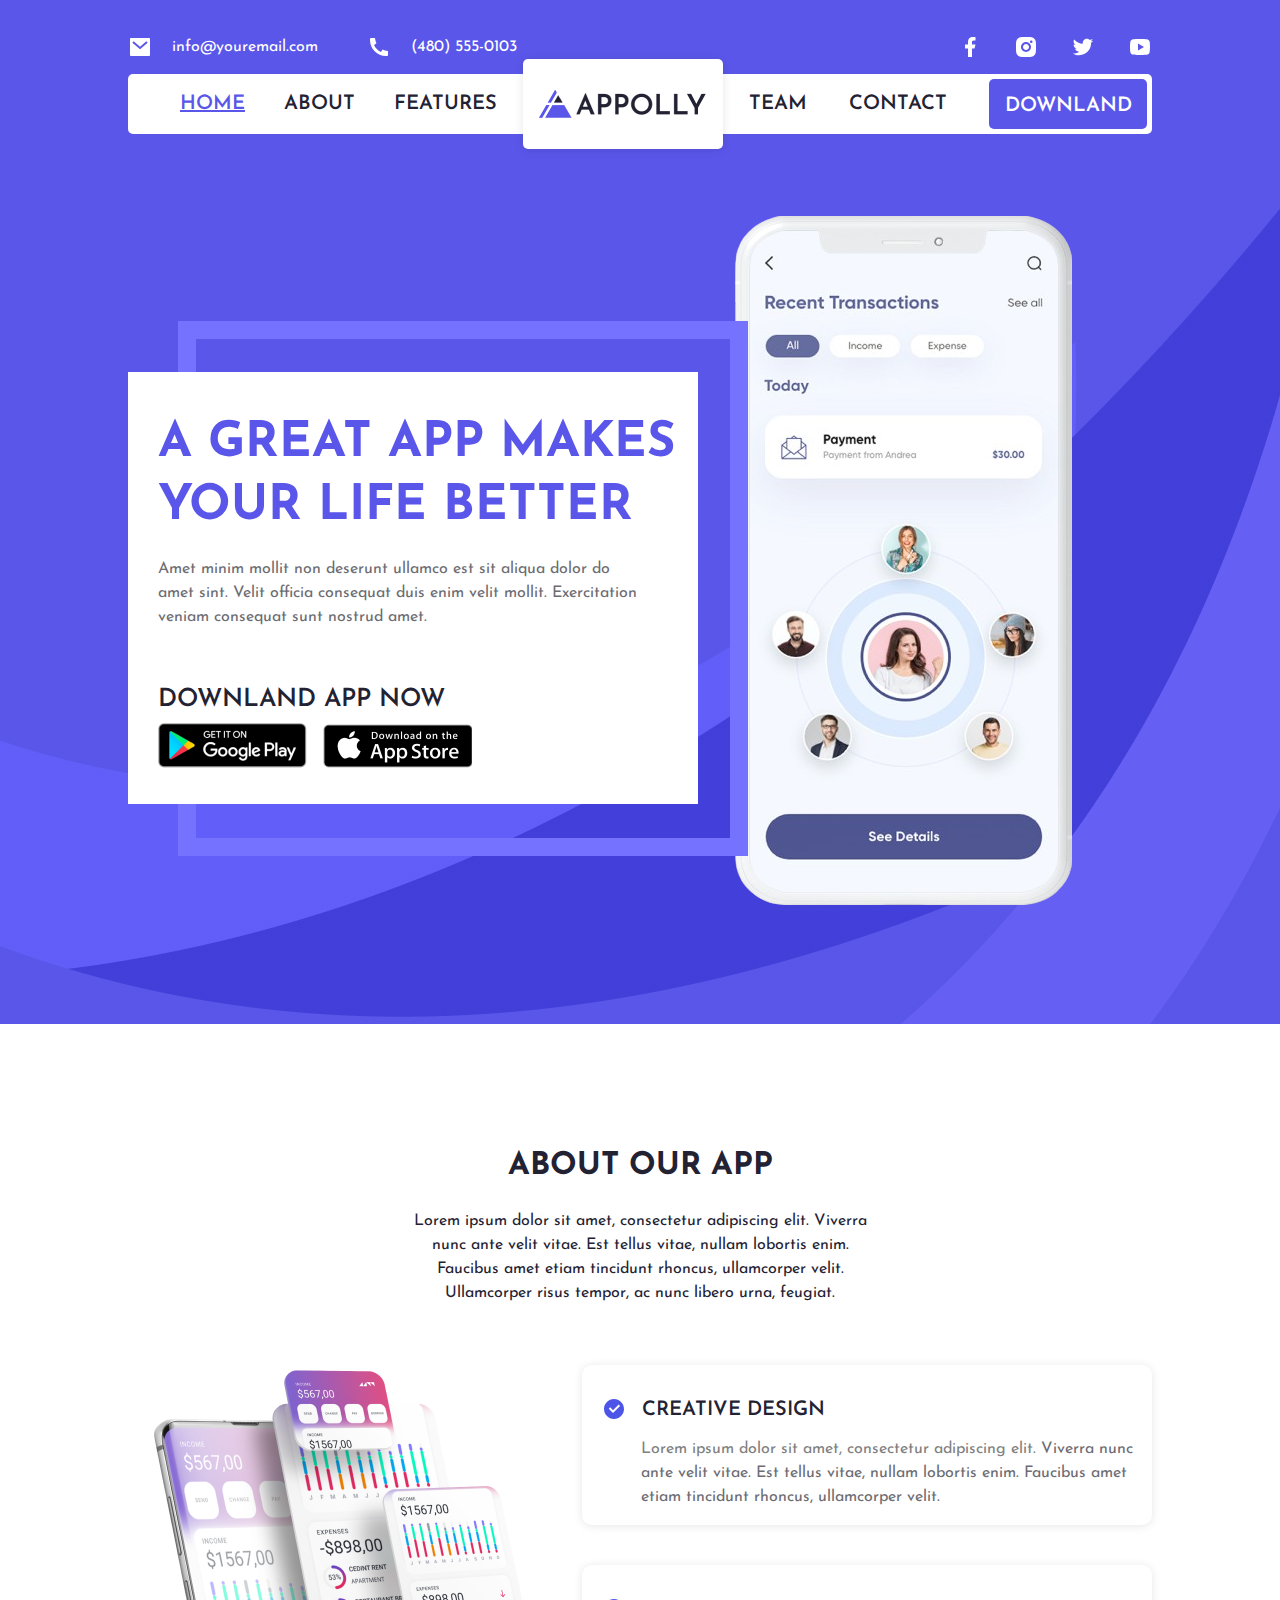
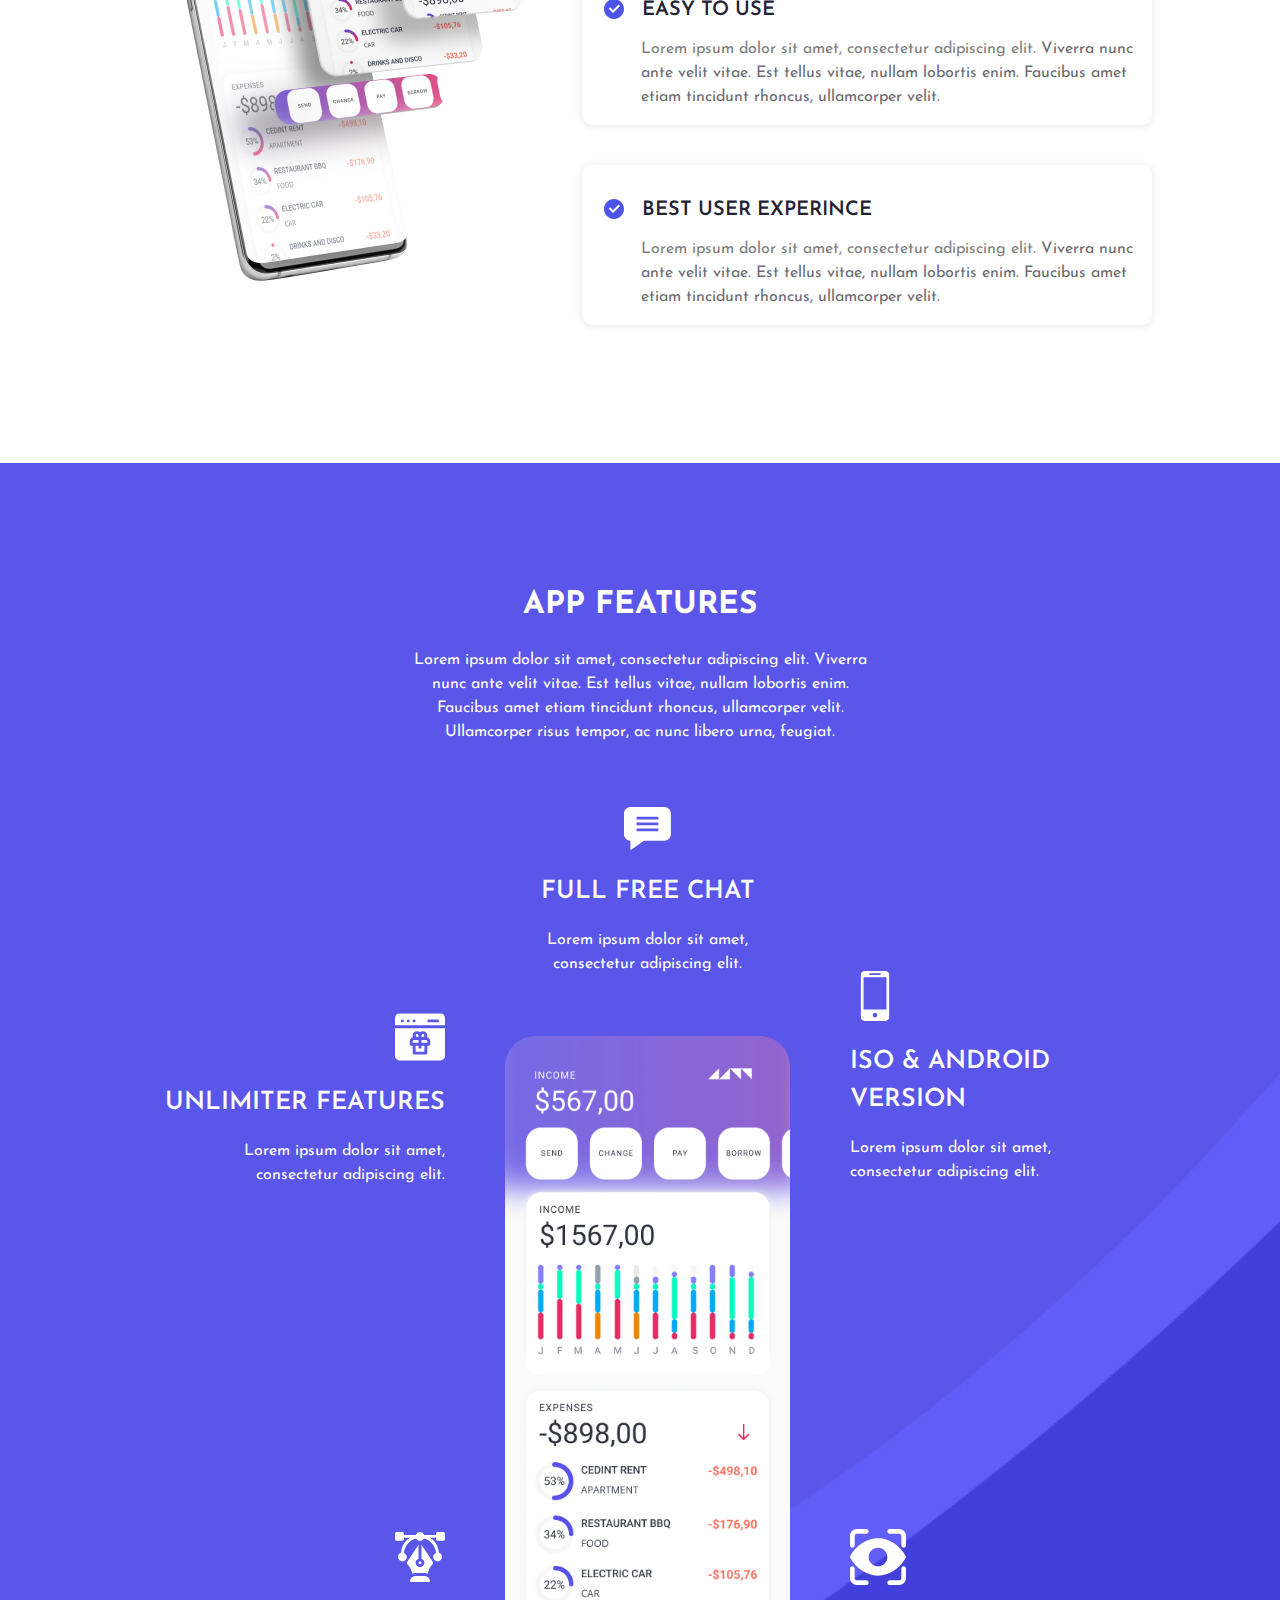
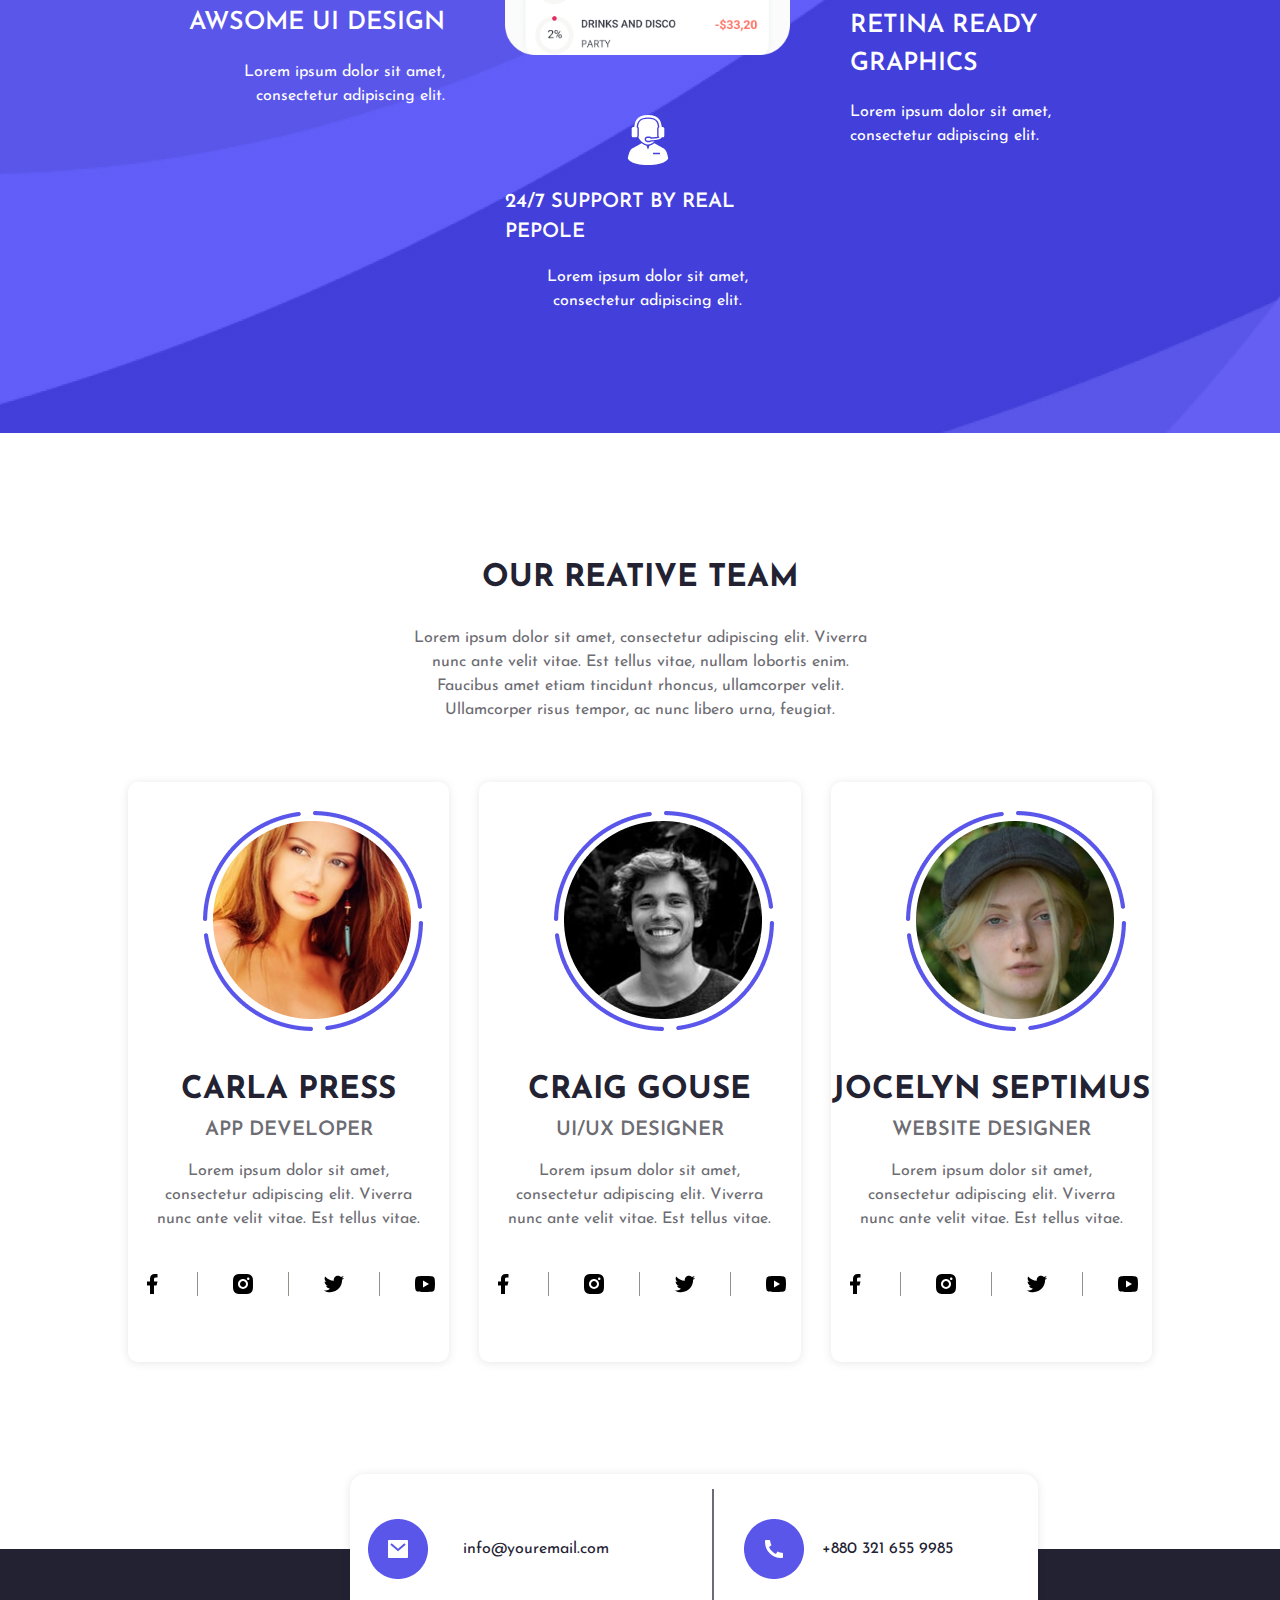
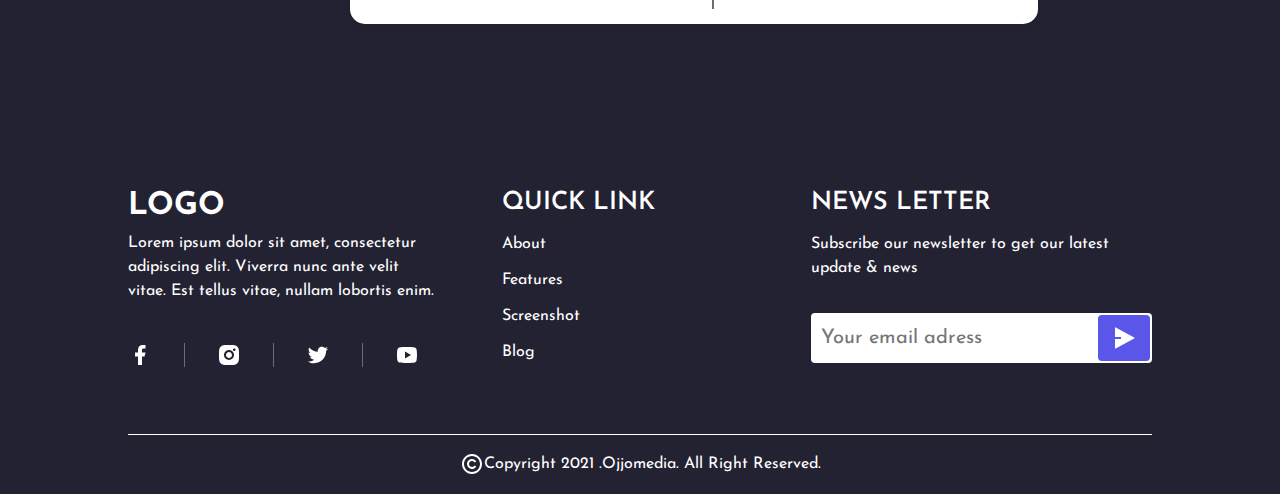
<file: index.html>
<!DOCTYPE html>
<html lang="en">
<head>
    <meta charset="UTF-8">
    <meta http-equiv="X-UA-Compatible" content="IE=edge">
    <meta name="viewport" content="width=device-width, initial-scale=1.0">
    <link rel="stylesheet" href="assets/styles/style.css">
    <link rel="preconnect" href="https://fonts.googleapis.com">
    <link rel="preconnect" href="https://fonts.gstatic.com" crossorigin>
    <link href="https://fonts.googleapis.com/css2?family=Josefin+Sans:wght@300;400;600;700&display=swap" rel="stylesheet">
    <title>Landing GM2</title>
</head>
<body>
<header>
    <div class="container-page">
            <div class="contacts">
                <div class="primer-bloque-contacts">
                <div class="contact-1">
                    <img src="assets/Icons/mail-fill.svg" class="logo">
                    <p>info@youremail.com</p>
                </div>
                <div class="contact-2">
                    <img src="assets/Icons/phone-fill.svg" class="logo">
                    <p>(480) 555-0103</p>
                </div>
                </div>
                <div class="segundo-bloque-contacts">
                        <a href="https://facebook.com/" target="_blank"><img src="assets/Icons/facebook-fill.svg"></a>
                        <a href="https://instagram.com/" target="_blank"><img src="assets/Icons/instagram-fill.svg"></a>
                        <a href="https://twitter.com/" target="_blank"><img src="assets/Icons/twitter-fill.svg"></a>
                        <a href="https://youtube.com/" target="_blank"><img src="assets/Icons/youtube-fill.svg"></a>
                </div>
            </div>
            <nav class="categories">
                <div class="primer-bloque-categories">
                    <div class="hamburger-menu">
                        <img src="assets/Icons/menu-line.svg">
                    </div>
                    <ul class="list1">
                        <a href="#"><li class="home"><h6>HOME</h6></li></a>
                        <a href="#"><li><h6>ABOUT</h6></li></a>
                        <a href="#"><li><h6>FEATURES</h6></li></a>
                    </ul>
                </div>
                <div class="apolly">
                    <img src="assets/Images/Logo4 1.jpg" class="img-apolly">
                </div>
                <div class="segundo-bloque-categories">
                    <ul class="list2">
                        <a href="#"><li><h6 class="list2-h6">TEAM</h6></li></a>
                        <a href="#"><li><h6 class="list2-h6">CONTACT</h6></li></a>
                    </ul>
                    <a href="#"><div class="downland"><h6>DOWNLAND</h6></div></a>
                </div>
            </nav>
    </div>
</header>
<main>
    <section class="section-hero">
        <div class="container-page">
        <div class="container1">
            <div class="borde">
                <div class="cuadro-downland">
                    <div class="text1">
                        <h2>a great app makes your life better</h2>
                    </div>
                    <div class="text2">
                        <p>Amet minim mollit non deserunt ullamco est sit aliqua dolor do amet sint. Velit officia consequat duis enim velit mollit. <span class="text-hidden">Exercitation veniam consequat sunt nostrud amet.</span></p>
                    </div>
                    <div class="text3">
                        <h5>downland app now</h5>
                    </div>
                    <div class="botones-descargas">
                        <div class="downland-button"></a>
                            <a href="https://play.google.com/store?hl=es_AR&gl=US" target="_blank"><img src="assets/Images/toppng 1.png"></a>
                        </div>
                        <div class="downland-button"></a>
                            <a href="https://www.apple.com/la/app-store/" target="_blank"><img src="assets/Images/PngItem_1144050 2.png"></a>
                        </div>
                    </div>
                </div>
            </div>
            <div class="img-telefono">
                <img src="assets/Images/home-mobile.png">
            </div>
        </div>
        </div>
    </section>
    <section class="section-about">
        <div class="container-page">
        <div class="about-our-app">
            <h4>about our app</h4>
        </div>
        <div class="lorem1">
            <p>Lorem ipsum dolor sit amet, consectetur adipiscing elit. Viverra nunc ante velit vitae. <span class="text-hidden">Est tellus vitae, nullam lobortis enim. Faucibus amet etiam tincidunt rhoncus, ullamcorper velit. Ullamcorper risus tempor, ac nunc libero urna, feugiat.</span></p>
        </div>
        <div class="about-container">
            <div class="about-container-tel">
                <img src="assets/Images/android-smartphone-free-mockup 1.png">
            </div>
            <div class="about-container-checkbox">
                <div class="box">
                    <img src="assets/Icons/checkbox-circle-fill.svg" class="logo-checkbox">
                    <h6>Creative design</h6>
                    <p>Lorem ipsum dolor sit amet, consectetur adipiscing elit. <span class="text-hidden">Viverra nunc ante velit vitae. Est tellus vitae, nullam lobortis enim. Faucibus amet etiam tincidunt rhoncus, ullamcorper velit.</span></p>
                </div>
                <div class="box">
                    <img src="assets/Icons/checkbox-circle-fill.svg" class="logo-checkbox">
                    <h6>easy to use</h6>
                    <p>Lorem ipsum dolor sit amet, consectetur adipiscing elit. <span class="text-hidden">Viverra nunc ante velit vitae. Est tellus vitae, nullam lobortis enim. Faucibus amet etiam tincidunt rhoncus, ullamcorper velit.</span></p>
                </div>
                <div class="box">
                    <img src="assets/Icons/checkbox-circle-fill.svg" class="logo-checkbox">
                    <h6>Best user experince</h6>
                    <p>Lorem ipsum dolor sit amet, consectetur adipiscing elit. <span class="text-hidden">Viverra nunc ante velit vitae. Est tellus vitae, nullam lobortis enim. Faucibus amet etiam tincidunt rhoncus, ullamcorper velit.</span></p>
                </div>
            </div>
        </div>
        </div>
    </section>
    <section class="section-app-featyres">
        <div class="container-page">
        <div class="section-app-featyres-text1">
            <h4>app features</h4>
        </div>
        <div class="section-app-featyres-text2">
            <p>Lorem ipsum dolor sit amet, consectetur adipiscing elit. Viverra nunc ante velit vitae.<span class="text-hidden"> Est tellus vitae, nullam lobortis enim. Faucibus amet etiam tincidunt rhoncus, ullamcorper velit. Ullamcorper risus tempor, ac nunc libero urna, feugiat.</span> </p>
        </div>
        <div class="section-app-featyres-container">
            <div class="column1">
                <div class="column1-primer-bloque">
                    <img src="assets/Icons/browser.svg" class="section-app-featyres-icon">
                    <h5>unlimiter features</h5>
                    <p>Lorem ipsum dolor sit amet, consectetur adipiscing elit.</p>
                </div>
                <div class="column1-segundo-bloque">
                    <img src="assets/Icons/vector.svg"section-app-featyres-icon">
                    <h5>awsome ui design</h5>
                    <p>Lorem ipsum dolor sit amet, consectetur adipiscing elit.</p>
                </div>
            </div>
            <div class="column2"> 
                <div class="column2-primer-bloque">
                    <img src="assets/Icons/comment.svg" class="section-app-featyres-icon">
                    <h5>Full free chat</h5>
                    <p>Lorem ipsum dolor sit amet, consectetur adipiscing elit.</p>
                </div>
                <div class="column2-segundo-bloque">
                    <img src="assets/Images/App.png">
                </div>
                <div class="column2-tercer-bloque">
                    <img src="assets/Icons/male-telemarketer.svg" class="section-app-featyres-icon">
                    <h6>24/7 support by real pepole</h6>
                    <p>Lorem ipsum dolor sit amet, consectetur adipiscing elit.</p>
                </div>
            </div>
            <div class="column3">
                <div class="column3-primer-bloque">
                    <img src="assets/Icons/cell-phone.svg" class="section-app-featyres-icon">
                    <h5>iso & android version</h5>
                    <p>Lorem ipsum dolor sit amet, consectetur adipiscing elit.</p>
                </div>
                <div class="column3-segundo-bloque">
                    <img src="assets/Icons/eye-scanner 1.svg" class="section-app-featyres-icon">
                    <h5>retina ready graphics</h5>
                    <p>Lorem ipsum dolor sit amet, consectetur adipiscing elit.</p>
                </div>
            </div>
        </div>
        </div>
    </section>
    <section class="section-team">
        <div class="container-page">
        <div class="section-team-text1">
            <h4>Our reative team</h4>
        </div>
        <div class="section-team-text2">
            <p>Lorem ipsum dolor sit amet, consectetur adipiscing elit. Viverra nunc ante velit vitae.<span class="text-hidden"> Est tellus vitae, nullam lobortis enim. Faucibus amet etiam tincidunt rhoncus, ullamcorper velit. Ullamcorper risus tempor, ac nunc libero urna, feugiat.</span></p>
        </div>
        <div class="section-team-container">
            <div class="perfil">
                <div class="perfil-persona">
                    <img src="assets/Images/Group 1513.png" class="borde-perfil">
                    <img src="assets/Images/Profile Image 1.png" class="foto-perfil">
                </div>
                <div class="perfil-text">
                    <h4>carla press</h4>
                    <h6>app developer</h6>
                    <p>Lorem ipsum dolor sit amet, consectetur adipiscing elit. Viverra nunc ante velit vitae. Est tellus vitae.</p>
                </div>
                <div class="perfil-redes">
                        <a href="#"><img src="assets/Icons/facebook-fill.svg"></a>
                        <img src="assets/Images/Line.png">
                        <a href="#"><img src="assets/Icons/instagram-fill.svg"></a>
                        <img src="assets/Images/Line.png">
                        <a href="#"><img src="assets/Icons/twitter-fill.svg"></a>
                        <img src="assets/Images/Line.png">
                        <a href="#"><img src="assets/Icons/youtube-fill.svg"></a>
                </div>
            </div>
            <div class="perfil">
                <div class="perfil-persona">
                    <img src="assets/Images/Group 1513.png" class="borde-perfil">
                    <img src="assets/Images/Profile Image 2.png" class="foto-perfil">
                </div>
                <div class="perfil-text">
                    <h4>craig gouse</h4>
                    <h6>ui/ux designer</h6>
                    <p>Lorem ipsum dolor sit amet, consectetur adipiscing elit. Viverra nunc ante velit vitae. Est tellus vitae.</p>
                </div>
                <div class="perfil-redes">
                    <a href="#"><img src="assets/Icons/facebook-fill.svg"></a>
                    <img src="assets/Images/Line.png">
                    <a href="#"><img src="assets/Icons/instagram-fill.svg"></a>
                    <img src="assets/Images/Line.png">
                    <a href="#"><img src="assets/Icons/twitter-fill.svg"></a>
                    <img src="assets/Images/Line.png">
                    <a href="#"><img src="assets/Icons/youtube-fill.svg"></a>
            </div>
            </div>
            <div class="perfil">
                <div class="perfil-persona">
                    <img src="assets/Images/Group 1513.png" class="borde-perfil">
                    <img src="assets/Images/Profile Image 3.png" class="foto-perfil">
                </div>
                <div class="perfil-text">
                    <h4>jocelyn septimus</h4>
                    <h6>website designer</h6>
                    <p>Lorem ipsum dolor sit amet, consectetur adipiscing elit. Viverra nunc ante velit vitae. Est tellus vitae.</p>
                </div>
                <div class="perfil-redes">
                    <a href="#"><img src="assets/Icons/facebook-fill.svg"></a>
                    <img src="assets/Images/Line.png">
                    <a href="#"><img src="assets/Icons/instagram-fill.svg"></a>
                    <img src="assets/Images/Line.png">
                    <a href="#"><img src="assets/Icons/twitter-fill.svg"></a>
                    <img src="assets/Images/Line.png">
                    <a href="#"><img src="assets/Icons/youtube-fill.svg"></a>
            </div>
            </div>
        </div>
        </div>
    </section>
</main>
<footer class="footer">
    <div class="container-page">
        <div class="mail-phone-box">
            <div class="mail-box">
                <img src="assets/Images/Ellipse 34.png" class="elipse1">
                <img src="assets/Icons/mail-fill.svg" class="mail-icon">
                <p>info@youremail.com</p>
            </div>
            <div class="mail-phone-box-line">
            </div>
            <div class="phone-box">
                <img src="assets/Images/Ellipse 34.png" class="elipse2">
                <img src="assets/Icons/phone-fill.svg" class="phone-icon">
                <p>+880 321 655 9985</p>
            </div>
        </div>
        <div class="mail-phone-box-mobile">
            <div class="mail-box-mobile">
                <div class="mail-box-mobile-icon">
                <img src="assets/Images/Ellipse 34.png" class="elipse1-mobile">
                <img src="assets/Icons/mail-fill.svg" class="mail-icon-mobile">
                </div>
                <h6>info.design@gmail.com</h6>
            </div>
            <div class="mail-phone-box-line-mobile">
            </div>
            <div class="phone-box-mobile">
                <div class="phone-box-mobile-icon">
                <img src="assets/Images/Ellipse 34.png" class="elipse2-mobile">
                <img src="assets/Icons/phone-fill.svg" class="phone-icon-mobile">
                </div>
                <h6>+880 321 655 9985</h6>
            </div>
        </div>
        <div class="footer-container">
            <div class="footer-column1">
                <div class="footer-text">
                <h4>logo</h4>
                <p>Lorem ipsum dolor sit amet, consectetur adipiscing elit. Viverra nunc ante velit vitae. Est tellus vitae, nullam lobortis enim.</p>
                </div>
                <div class="footer-social">
                    <a href="#"><img src="assets/Icons/facebook-fill.svg"></a>
                    <img src="assets/Images/Line.png">
                    <a href="#"><img src="assets/Icons/instagram-fill.svg"></a>
                    <img src="assets/Images/Line.png">
                    <a href="#"><img src="assets/Icons/twitter-fill.svg"></a>
                    <img src="assets/Images/Line.png">
                    <a href="#"><img src="assets/Icons/youtube-fill.svg"></a>
                </div>
            </div>
            <div class="footer-column2">
                <h5>quick link</h5>
                <ul class="footer-lista-quick">
                    <li><p>About</p></li>
                    <li><p>Features</p></li>
                    <li><p>Screenshot</p></li>
                    <li><p>Blog</p></li>
                </ul>
            </div>
            <div class="footer-column3">
                <h5>news letter</h5>
                <p>Subscribe our newsletter to get our latest
                update & news</p>
                <div class="footer-email-box">
                <input type="text" name="Email" placeholder="Your email adress" class="footer-input">
                <label class="footer-label">
                    <div class="label-rect">
                    <img src="assets/Icons/send-plane-2-fill.svg" class="label-flecha">
                    </div>
                </label>
                </div>
            </div>
        </div>
        <div class="footer-linea">
            <img src="assets/Images/Line 3.png">
        </div>
        <div class="footer-barra">
            <img src="assets/Icons/copyright-line.svg" class="footer-barra-icono">
            <p>Copyright 2021 .Ojjomedia. All Right Reserved.</p>
        </div>
    </div>
</footer>
</body>
</html>
</file>
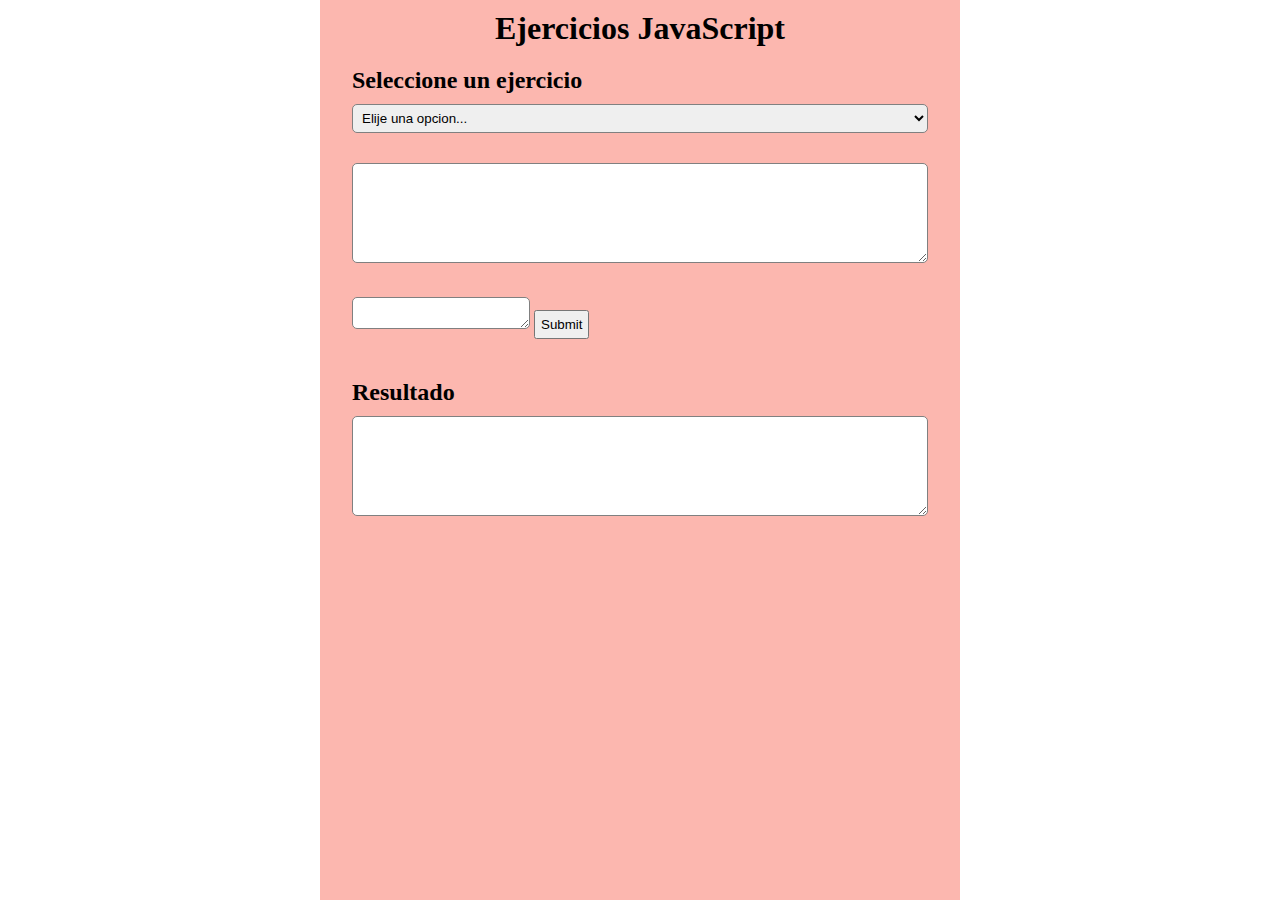
<file: GM2 2do Proyecto/index.html>
<!DOCTYPE html>
<html lang="en">
<head>
    <meta charset="UTF-8">
    <meta http-equiv="X-UA-Compatible" content="IE=edge">
    <meta name="viewport" content="width=device-width, initial-scale=1.0">
    <link rel="stylesheet" href="style.css">
    <title>Document</title>
</head>
<body>
<main class="container-page">
    <div class="container-ejs">
        <form id="form-ejs" class="form">
            <h1>Ejercicios JavaScript</h1>
            <h2>Seleccione un ejercicio</h2>
            <select name="ejercicios" id="ejercicios" class="menu-ejercicios">
                <option value="default" id="ej1">Elije una opcion...</option>
                <option value="suma-resta" id="ej1">Suma y resta</option>
                <option value="par-pareja" id="ej2">Paridad y parejas</option>
                <option value="palindromo" id="ej3">Palindromo</option>
                <option value="numero-romano" id="ej4">Números romanos</option>
            </select>
            <p id="ej-info" class="ej-info"></p>
            <textarea name="content" class="form-content"></textarea>
            <p id="ej1-input2-info" class="ej1-input2-info"></p>
            <textarea name ="content2" id="input-2" class="input-2"></textarea>
            <input type ="submit" class="input-button">
        </form>
        <h2>Resultado</h2>
        <textarea name="resultados" id="resultados" class="resultados"></textarea>
    </div>
</main>
    <script type="module" src="Ejercicios JS/module.js"></script>
</body>
</html>
</file>
<file: assets/styles/style.css>
/**
 * ======================================== 
 * Styles
 * ========================================
 */

/* Core */
@import 'core/variables.css';
@import 'core/reboot.css';
@import 'core/typography.css';
@import 'core/global.css';

/* Modules */

@import 'modules/header.css';
@import 'modules/hero.css';
@import 'modules/about.css';
@import 'modules/app-featyres.css';
@import 'modules/team.css';
@import 'modules/footer.css';
</file>
<file: GM2 2do Proyecto/style.css>
*{
    box-sizing: border-box;
    margin:0;
    padding:0;
}

.container-page{
    width: 50%;
    margin: auto;
    height: 100vh;
    background-color:#fcb7af;
}

h1{
    text-align: center;
    padding: 10px 0px;
}

h2{
    padding: 10px 0px;
}

.menu-ejercicios{
    width: 100%;
    padding: 5px;
    margin-bottom: 30px;
}

.container-ejs{
    width: 90%;
    margin: auto;
}

.form-content{
    width: 100%;
    min-height: 100px;
    margin-bottom: 30px;
}

.input{
    display: flex;
}

.input-button{
    padding: 5px;
    margin-bottom: 30px;
}

.resultados{
    width: 100%;
    min-height: 100px;
    margin-bottom: 20px;
}

textarea,
.menu-ejercicios{
    border: 1px solid gray;
    border-radius: 5px;
}
</file>
